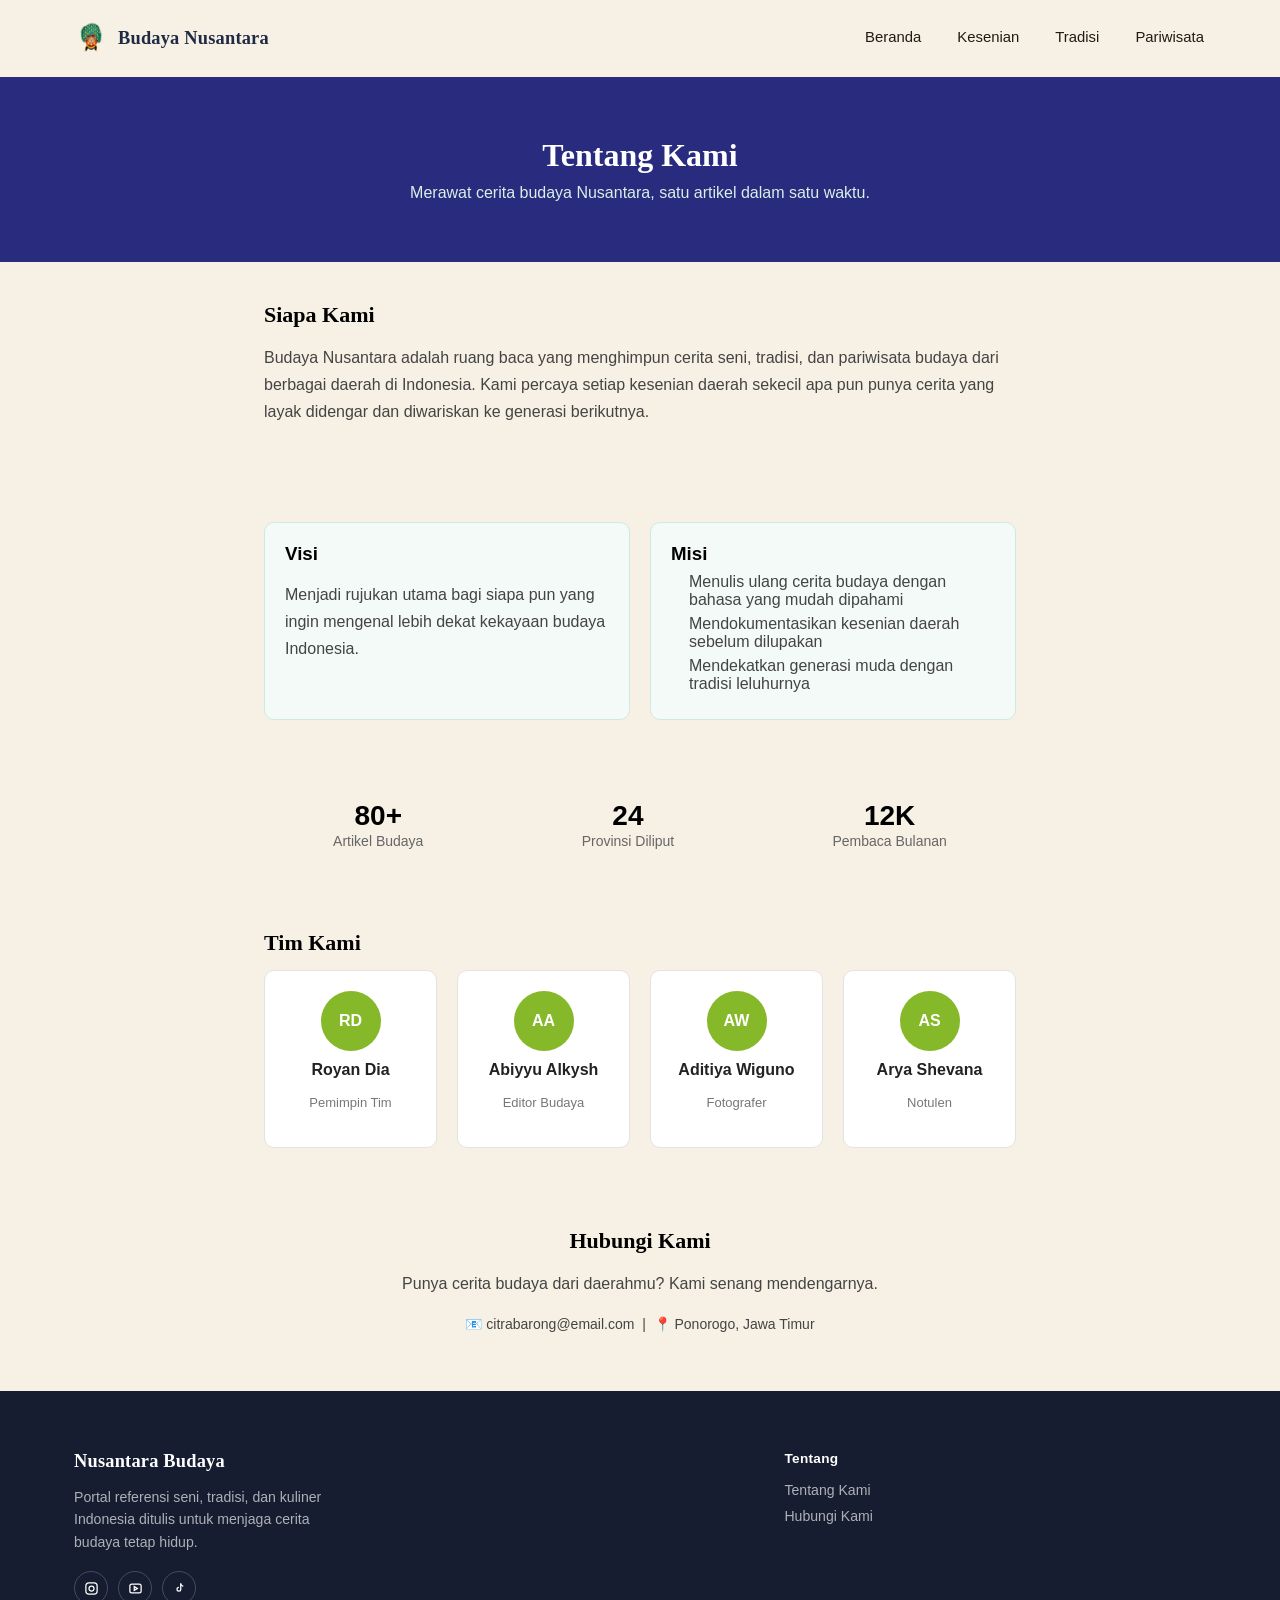
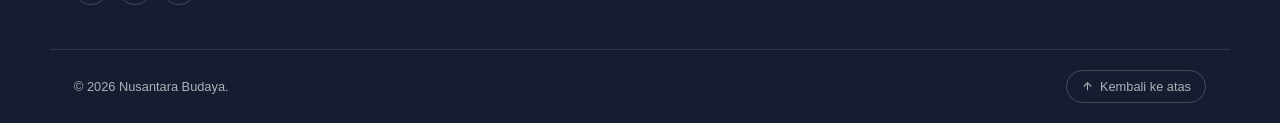
<file: aboutus/index.html>
<!DOCTYPE html>
<html lang="id">
<head>
    <meta charset="UTF-8">
    <meta name="viewport" content="width=device-width, initial-scale=1.0">
    <title>Tentang Kami — Budaya Nusantara</title>
    <meta name="description" content="Mengenal Budaya Nusantara: siapa kami, visi dan misi, serta tim di balik portal budaya ini.">

<link rel="stylesheet" href="../style/style.css">
<link rel="stylesheet" href="../style/about.css">
</head>
<body>
    <header class="site-header" id="siteHeader">
  <div class="wrap header-inner">
    <a class="brand" href="index.html">
      <img class="brand-mark" src="../img/logoreog.png" alt="Logo Budaya Nusantara" width="34" height="34">
      <span class="brand-name">Budaya Nusantara</span>
    </a>

    <nav class="nav-desktop" aria-label="Navigasi utama">
      <a href="../beranda/index.html">Beranda</a>
      <a href="../kesenian/index.html">Kesenian</a>
      <a href="../tradisi/index.html">Tradisi</a>
      <a href="../pariwisata/index.html">Pariwisata</a>
    </nav>
</header>
      <button class="icon-btn nav-toggle" id="navToggle" aria-label="Buka menu" aria-expanded="false">
        <svg viewBox="0 0 24 24" fill="none" stroke-width="2"><path d="M4 6h16M4 12h16M4 18h16"/></svg>
      </button>
    </div>
  </div>
<nav class="nav-mobile" id="navMobile" aria-label="Navigasi mobile">
  <a href="../beranda/index.html">Beranda</a>
  <a href="../kesenian/index.html">Kesenian</a>
  <a href="../tradisi/index.html">Tradisi</a>
  <a href="../pariwisata/index.html">Pariwisata</a>
</nav>

<main id="top">
  <section class="about-hero">
    <h1>Tentang Kami</h1>
    <p>Merawat cerita budaya Nusantara, satu artikel dalam satu waktu.</p>
  </section>

  <section class="about-section">
    <h2>Siapa Kami</h2>
    <p>Budaya Nusantara adalah ruang baca yang menghimpun cerita seni, tradisi, dan pariwisata budaya dari berbagai daerah di Indonesia. Kami percaya setiap kesenian daerah sekecil apa pun punya cerita yang layak didengar dan diwariskan ke generasi berikutnya.</p>
  </section>

  <section class="about-section">
    <div class="vm-grid">
      <div class="vm-card">
        <h3>Visi</h3>
        <p>Menjadi rujukan utama bagi siapa pun yang ingin mengenal lebih dekat kekayaan budaya Indonesia.</p>
      </div>
      <div class="vm-card">
        <h3>Misi</h3>
        <ul>
          <li>Menulis ulang cerita budaya dengan bahasa yang mudah dipahami</li>
          <li>Mendokumentasikan kesenian daerah sebelum dilupakan</li>
          <li>Mendekatkan generasi muda dengan tradisi leluhurnya</li>
        </ul>
      </div>
    </div>
  </section>

  <section class="about-section">
    <div class="stat-row">
      <div class="stat">
        <span class="stat-number">80+</span>
        <span class="stat-label">Artikel Budaya</span>
      </div>
      <div class="stat">
        <span class="stat-number">24</span>
        <span class="stat-label">Provinsi Diliput</span>
      </div>
      <div class="stat">
        <span class="stat-number">12K</span>
        <span class="stat-label">Pembaca Bulanan</span>
      </div>
    </div>
  </section>

  <section class="about-section">
    <h2>Tim Kami</h2>
    <div class="team-grid">
      <div class="team-card">
        <div class="avatar">RD</div>
        <h4>Royan Dia</h4>
        <p>Pemimpin Tim</p>
      </div>
      <div class="team-card">
        <div class="avatar">AA</div>
        <h4>Abiyyu Alkysh</h4>
        <p>Editor Budaya</p>
      </div>
      <div class="team-card">
        <div class="avatar">AW</div>
        <h4>Aditiya Wiguno</h4>
        <p>Fotografer</p>
      </div>
      <div class="team-card">
        <div class="avatar">AS</div>
        <h4>Arya Shevana</h4>
        <p>Notulen</p>
      </div>
    </div>
  </section>

  <section class="about-section contact-section">
    <h2>Hubungi Kami</h2>
    <p>Punya cerita budaya dari daerahmu? Kami senang mendengarnya.</p>
    <p class="contact-info">📧 citrabarong@email.com &nbsp;|&nbsp; 📍 Ponorogo, Jawa Timur</p>
  </section>

</main>

<footer class="site-footer">
  <div class="wrap footer-grid">
    <div class="footer-brand">
      <span class="brand-name" style="color:#fff;">Nusantara Budaya</span>
      <p>Portal referensi seni, tradisi, dan kuliner Indonesia ditulis untuk menjaga cerita budaya tetap hidup.</p>
      <div class="social-row">
        <a href="#" aria-label="Instagram"><svg viewBox="0 0 24 24" fill="none" stroke-width="2"><rect x="3" y="3" width="18" height="18" rx="5"/><circle cx="12" cy="12" r="4"/></svg></a>
        <a href="#" aria-label="YouTube"><svg viewBox="0 0 24 24" fill="none" stroke-width="2"><rect x="3" y="5" width="18" height="14" rx="3"/><path d="M10 9l5 3-5 3z"/></svg></a>
        <a href="#" aria-label="TikTok"><svg viewBox="0 0 24 24" fill="none" stroke-width="2"><path d="M14 4v9a3 3 0 1 1-3-3"/><path d="M14 4c0 2 2 4 4 4"/></svg></a>
      </div>
    </div>
    <div>
      <h5>Tentang</h5>
      <ul>
        <li><a href="../aboutus/index.html">Tentang Kami</a></li>
        <li><a href="../contact/index.html">Hubungi Kami</a></li>
      </ul>
    </div>
  </div>
  <div class="footer-bottom">
    <span>© 2026 Nusantara Budaya.</span>
    <a class="back-top" href="#top">
      <svg viewBox="0 0 24 24" fill="none" stroke-width="2"><path d="M12 19V5M5 12l7-7 7 7"/></svg>
      Kembali ke atas
    </a>
  </div>
</footer>

<div class="toast" id="toast">Tautan disalin!</div>

<script src="../script.js"></script>
</body>
</html>
</file>
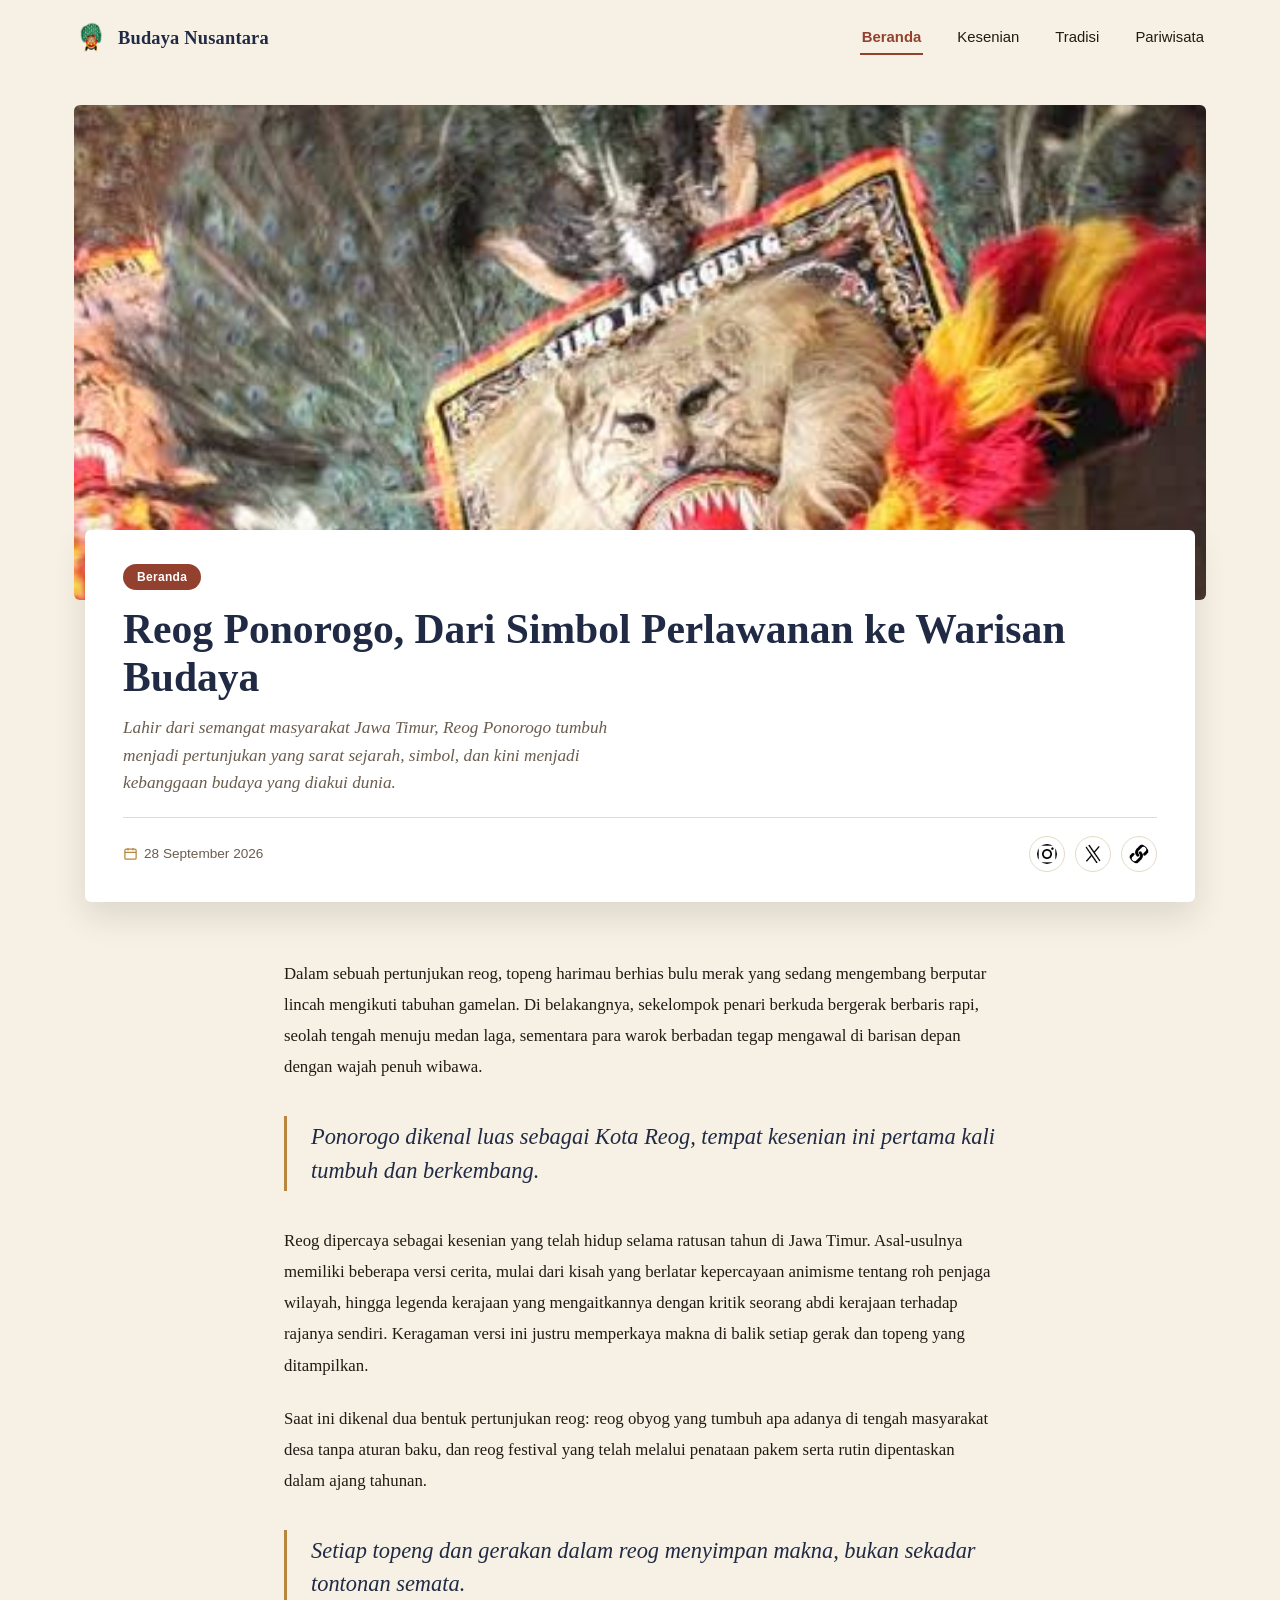
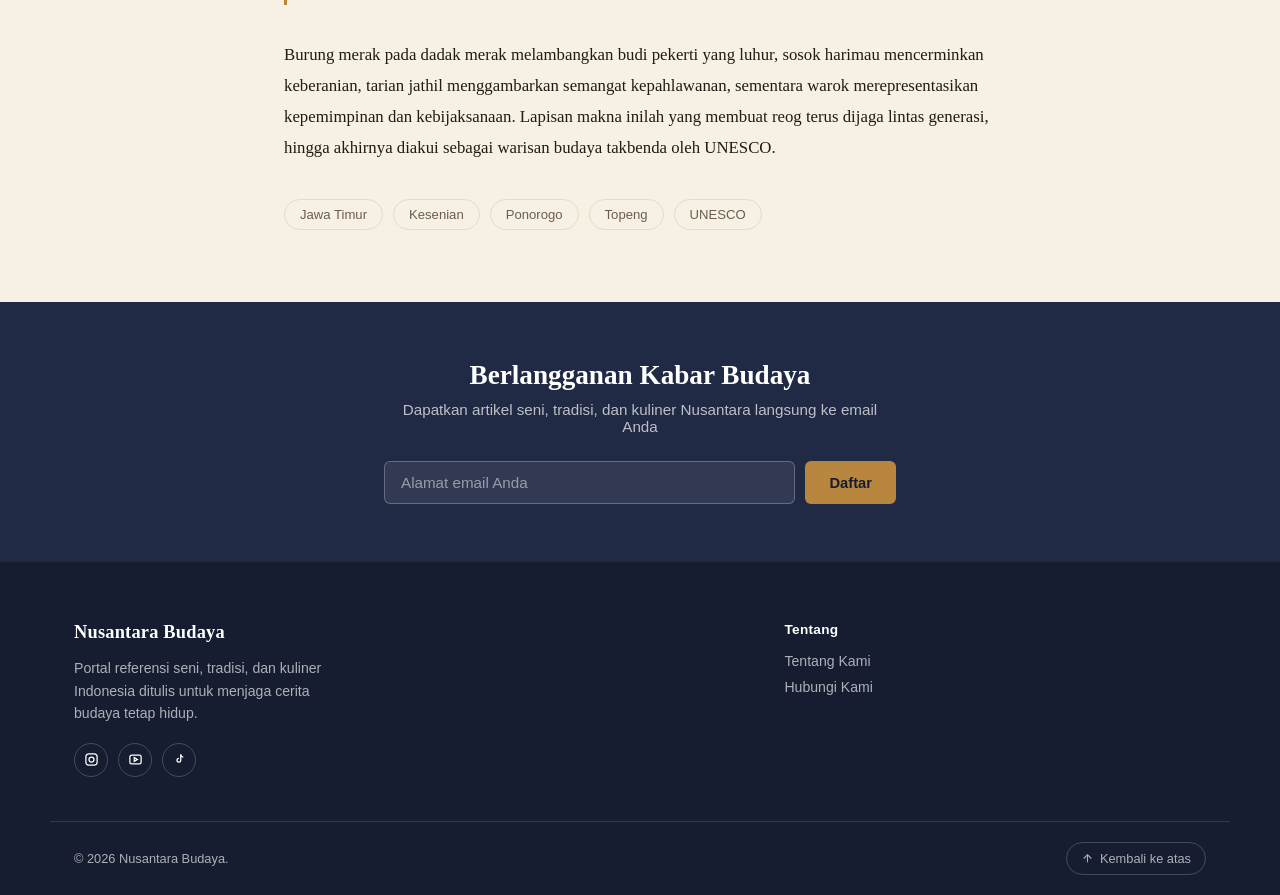
<file: beranda/index.html>
<!DOCTYPE html>
<html lang="id">
<head>
    <meta charset="UTF-8">
    <meta name="viewport" content="width=device-width, initial-scale=1.0">
    <title>Singo Barong: Sang Topeng Raksasa Ponorogo</title>
    <meta name="description" content="Singo Barong adalah topeng raksasa yang berasal dari Ponorogo, Jawa Timur. Topeng ini digunakan dalam pertunjukan seni tradisional yang dikenal sebagai Reog Ponorogo.">

<link rel="stylesheet" href="../style/style.css">
</head>
<body>
    <header class="site-header" id="siteHeader">
  <div class="wrap header-inner">
    <a class="brand" href="index.html">
      <img class="brand-mark" src="../img/logoreog.png" alt="Logo Budaya Nusantara" width="34" height="34">
      <span class="brand-name">Budaya Nusantara</span>
    </a>

    <nav class="nav-desktop" aria-label="Navigasi utama">
      <a href="../beranda/index.html" class="is-active" aria-current="page">Beranda</a>
      <a href="../kesenian/index.html">Kesenian</a>
      <a href="../tradisi/index.html">Tradisi</a>
      <a href="../pariwisata/index.html">Pariwisata</a>
    </nav>
</header>
      <button class="icon-btn nav-toggle" id="navToggle" aria-label="Buka menu" aria-expanded="false">
        <svg viewBox="0 0 24 24" fill="none" stroke-width="2"><path d="M4 6h16M4 12h16M4 18h16"/></svg>
      </button>
    </div>
  </div>

<nav class="nav-mobile" id="navMobile" aria-label="Navigasi mobile">
  <a href="../beranda/index.html" class="is-active" aria-current="page">Beranda</a>
  <a href="../kesenian/index.html">Kesenian</a>
  <a href="../tradisi/index.html">Tradisi</a>
  <a href="../pariwisata/index.html">Pariwisata</a>
</nav>

<main id="top">

  <section class="hero wrap">
    <div class="hero-media">
      <img src="../img/images.jpg" alt="Pertunjukan seni Reog Ponorogo">
      <span class="hero-credit">Foto: Placeholder</span>
    </div>
  </section>

  <div class="wrap" style="padding:0;">
    <div class="article-card">
      <span class="category-badge">Beranda</span>
      <h1 class="article-title">Reog Ponorogo, Dari Simbol Perlawanan ke Warisan Budaya</h1>
      <p class="article-excerpt">Lahir dari semangat masyarakat Jawa Timur, Reog Ponorogo tumbuh menjadi pertunjukan yang sarat sejarah, simbol, dan kini menjadi kebanggaan budaya yang diakui dunia.</p>
      <div class="article-meta">
        <span>
          <svg viewBox="0 0 24 24" fill="none" stroke-width="2"><rect x="3" y="5" width="18" height="16" rx="2"/><path d="M8 3v4M16 3v4M3 10h18"/></svg>
          28 September 2026
        </span>
        <div class="share-row" aria-label="Bagikan artikel">
          <button aria-label="Bagikan ke Instagram" onclick="shareTo('instagram')">
            <img src="../img/icons/instagram.png" alt="instagram" width="20" height="20" class="icon-share">
          </button>
          <button aria-label="Bagikan ke X" onclick="shareTo('twitter')">
            <img src="../img/icons/twitter.png" alt="x" width="24" height="24" class="icon-share">
          </button>
          <button aria-label="Salin tautan" onclick="copyLink()">
            <img src="../img/icons/link.png" alt="Salin tautan" width="24" height="24" class="icon-share">
          </button>
        </div>
      </div>
    </div>
  </div>

  <div class="wrap content-grid">
    <article>

      <div class="article-body">
        <p>Dalam sebuah pertunjukan reog, topeng harimau berhias bulu merak yang sedang mengembang berputar lincah mengikuti tabuhan gamelan. Di belakangnya, sekelompok penari berkuda bergerak berbaris rapi, seolah tengah menuju medan laga, sementara para warok berbadan tegap mengawal di barisan depan dengan wajah penuh wibawa.</p>
        <blockquote class="pull-quote">Ponorogo dikenal luas sebagai Kota Reog, tempat kesenian ini pertama kali tumbuh dan berkembang.</blockquote>
        <p>Reog dipercaya sebagai kesenian yang telah hidup selama ratusan tahun di Jawa Timur. Asal-usulnya memiliki beberapa versi cerita, mulai dari kisah yang berlatar kepercayaan animisme tentang roh penjaga wilayah, hingga legenda kerajaan yang mengaitkannya dengan kritik seorang abdi kerajaan terhadap rajanya sendiri. Keragaman versi ini justru memperkaya makna di balik setiap gerak dan topeng yang ditampilkan.</p>
        <p>Saat ini dikenal dua bentuk pertunjukan reog: reog obyog yang tumbuh apa adanya di tengah masyarakat desa tanpa aturan baku, dan reog festival yang telah melalui penataan pakem serta rutin dipentaskan dalam ajang tahunan.</p>
        <blockquote class="pull-quote">Setiap topeng dan gerakan dalam reog menyimpan makna, bukan sekadar tontonan semata.</blockquote>
        <p>Burung merak pada dadak merak melambangkan budi pekerti yang luhur, sosok harimau mencerminkan keberanian, tarian jathil menggambarkan semangat kepahlawanan, sementara warok merepresentasikan kepemimpinan dan kebijaksanaan. Lapisan makna inilah yang membuat reog terus dijaga lintas generasi, hingga akhirnya diakui sebagai warisan budaya takbenda oleh UNESCO.</p>
      </div>

      <div class="tag-list">
        <a class="tag-pill" href="#">Jawa Timur</a>
        <a class="tag-pill" href="../kesenian/index.html">Kesenian</a>
        <a class="tag-pill" href="#">Ponorogo</a>
        <a class="tag-pill" href="#">Topeng</a>
        <a class="tag-pill" href="#">UNESCO</a>
      </div>
    </article>
  </div>
  <section class="newsletter">
    <div class="wrap newsletter-inner">
      <h2>Berlangganan Kabar Budaya</h2>
      <p>Dapatkan artikel seni, tradisi, dan kuliner Nusantara langsung ke email Anda</p>
      <form id="newsletterForm">
        <input type="email" required placeholder="Alamat email Anda" aria-label="Alamat email">
        <button type="submit">Daftar</button>
      </form>
      <p class="ok-msg" id="newsletterOk">Terima kasih! Anda berhasil berlangganan.</p>
    </div>
  </section>

</main>

<footer class="site-footer">
  <div class="wrap footer-grid">
    <div class="footer-brand">
      <span class="brand-name" style="color:#fff;">Nusantara Budaya</span>
      <p>Portal referensi seni, tradisi, dan kuliner Indonesia ditulis untuk menjaga cerita budaya tetap hidup.</p>
      <div class="social-row">
        <a href="#" aria-label="Instagram"><svg viewBox="0 0 24 24" fill="none" stroke-width="2"><rect x="3" y="3" width="18" height="18" rx="5"/><circle cx="12" cy="12" r="4"/></svg></a>
        <a href="#" aria-label="YouTube"><svg viewBox="0 0 24 24" fill="none" stroke-width="2"><rect x="3" y="5" width="18" height="14" rx="3"/><path d="M10 9l5 3-5 3z"/></svg></a>
        <a href="#" aria-label="TikTok"><svg viewBox="0 0 24 24" fill="none" stroke-width="2"><path d="M14 4v9a3 3 0 1 1-3-3"/><path d="M14 4c0 2 2 4 4 4"/></svg></a>
      </div>
    </div>
    <div>
      <h5>Tentang</h5>
      <ul>
        <li><a href="../aboutus/index.html">Tentang Kami</a></li>
        <li><a href="../contact/index.html">Hubungi Kami</a></li>
      </ul>
    </div>
  </div>
  <div class="footer-bottom">
    <span>© 2026 Nusantara Budaya.</span>
    <a class="back-top" href="#top">
      <svg viewBox="0 0 24 24" fill="none" stroke-width="2"><path d="M12 19V5M5 12l7-7 7 7"/></svg>
      Kembali ke atas
    </a>
  </div>
</footer>

<div class="toast" id="toast">Tautan disalin!</div>

<script src="../script.js"></script>
</body>
</html>
</file>
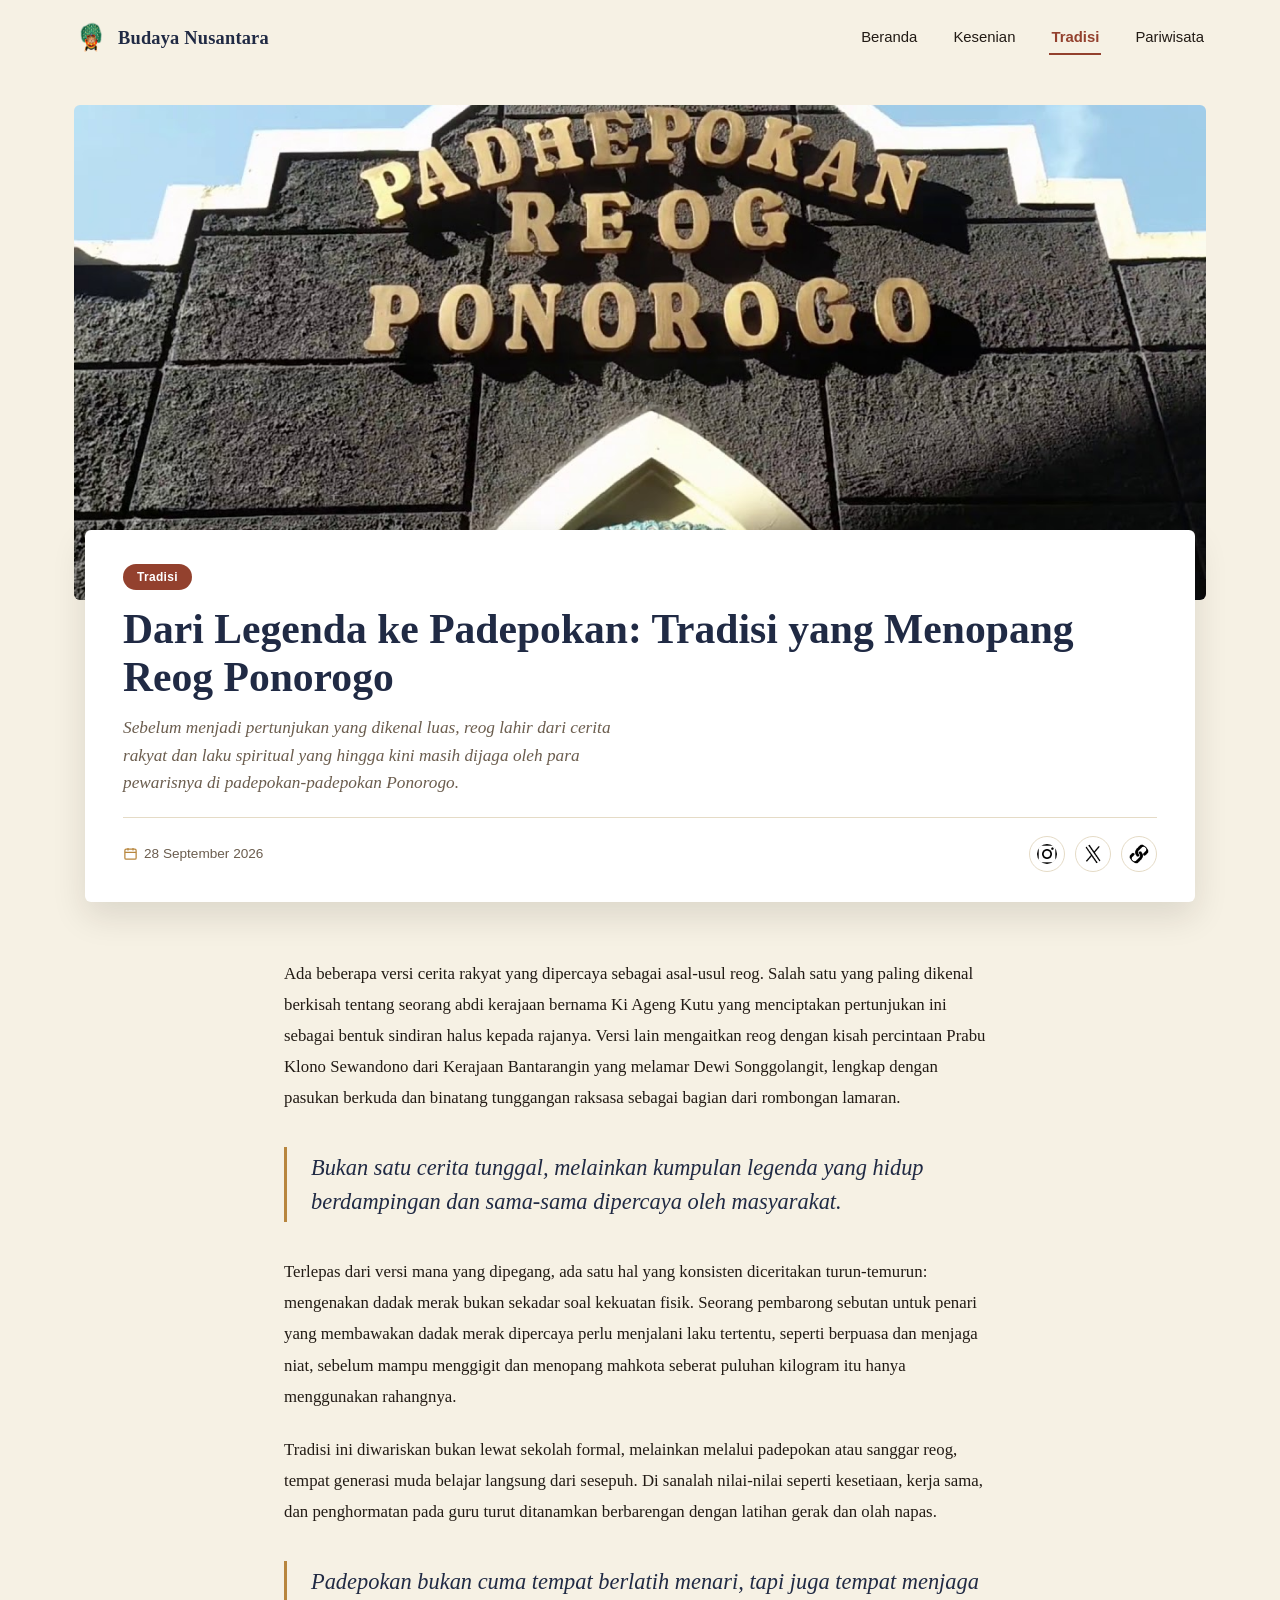
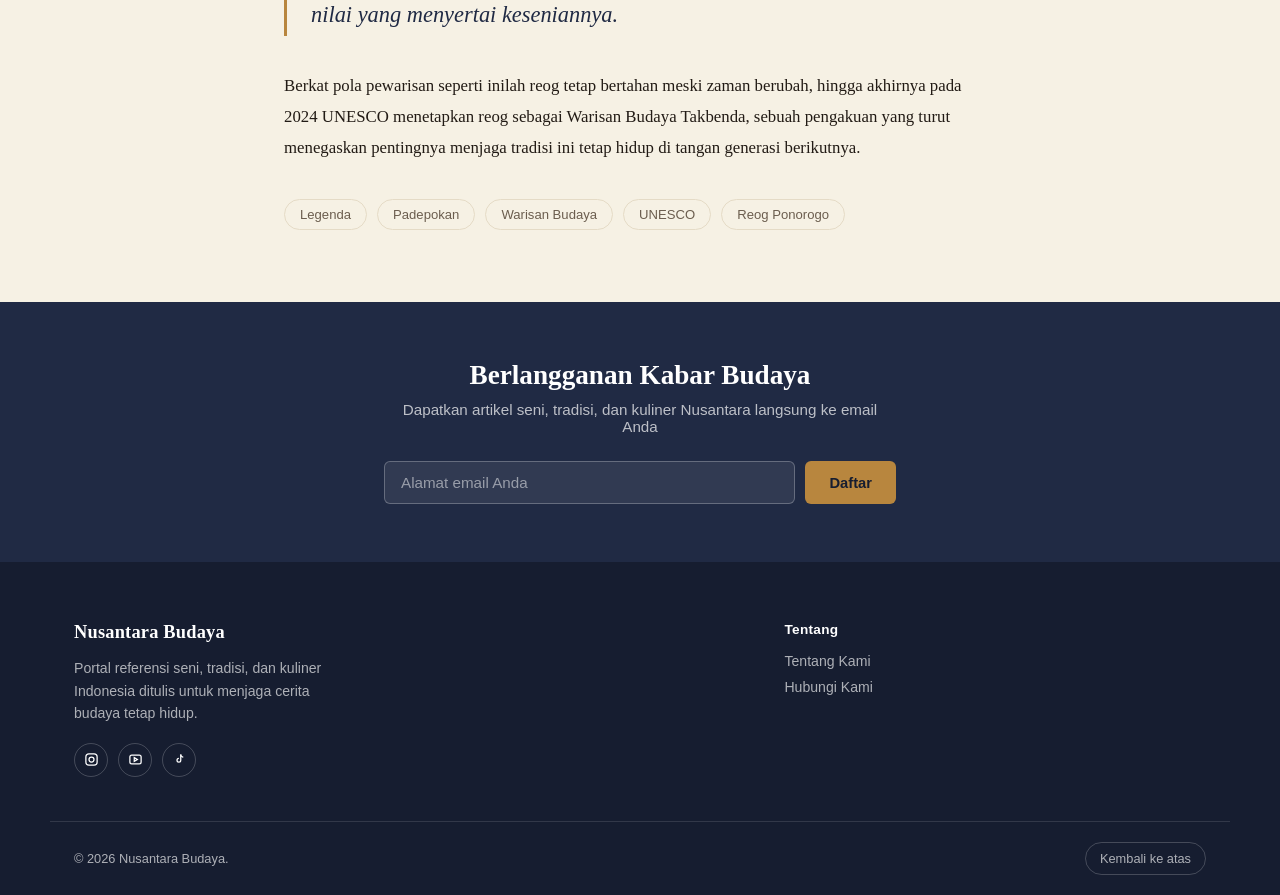
<file: tradisi/index.html>
<!DOCTYPE html>
<html lang="id">
<head>
    <meta charset="UTF-8">
    <meta name="viewport" content="width=device-width, initial-scale=1.0">
    <title>Dari Legenda ke Padepokan: Tradisi yang Menopang Reog Ponorogo</title>
    <meta name="description" content="Menelusuri legenda asal-usul Reog Ponorogo, laku spiritual di balik dadak merak, dan tradisi padepokan yang menjaga kesenian ini tetap diwariskan.">

<link rel="stylesheet" href="../style/style.css">
</head>
<body>
    <header class="site-header" id="siteHeader">
  <div class="wrap header-inner">
    <a class="brand" href="index.html">
      <img class="brand-mark" src="../img/logoreog.png" alt="Logo Budaya Nusantara" width="34" height="34">
      <span class="brand-name">Budaya Nusantara</span>
    </a>

    <nav class="nav-desktop" aria-label="Navigasi utama">
      <a href="../beranda/index.html">Beranda</a>
      <a href="../kesenian/index.html">Kesenian</a>
      <a href="../tradisi/index.html" class="is-active" aria-current="page">Tradisi</a>
      <a href="../pariwisata/index.html">Pariwisata</a>
    </nav>
</header>
      <button class="icon-btn nav-toggle" id="navToggle" aria-label="Buka menu" aria-expanded="false">
        <svg viewBox="0 0 24 24" fill="none" stroke-width="2"><path d="M4 6h16M4 12h16M4 18h16"/></svg>
      </button>
    </div>
  </div>

<nav class="nav-mobile" id="navMobile" aria-label="Navigasi mobile">
  <a href="../beranda/index.html">Beranda</a>
  <a href="../kesenian/index.html">Kesenian</a>
  <a href="../tradisi/index.html" class="is-active" aria-current="page">Tradisi</a>
  <a href="../pariwisata/index.html">Pariwisata</a>
</nav>

<main id="top">

  <section class="hero wrap">
    <div class="hero-media">
      <img src="../img/padepokan.jpg" alt="Padepokan dan tradisi Reog Ponorogo">
      <span class="hero-credit">Foto: Placeholder</span>
    </div>
  </section>

  <div class="wrap" style="padding:0;">
    <div class="article-card">
      <span class="category-badge">Tradisi</span>
      <h1 class="article-title">Dari Legenda ke Padepokan: Tradisi yang Menopang Reog Ponorogo</h1>
      <p class="article-excerpt">Sebelum menjadi pertunjukan yang dikenal luas, reog lahir dari cerita rakyat dan laku spiritual yang hingga kini masih dijaga oleh para pewarisnya di padepokan-padepokan Ponorogo.</p>
      <div class="article-meta">
        <span>
          <svg viewBox="0 0 24 24" fill="none" stroke-width="2"><rect x="3" y="5" width="18" height="16" rx="2"/><path d="M8 3v4M16 3v4M3 10h18"/></svg>
          28 September 2026
        </span>
        <div class="share-row" aria-label="Bagikan artikel">
          <button aria-label="Bagikan ke Instagram" onclick="shareTo('instagram')">
            <img src="../img/icons/instagram.png" alt="instagram" width="20" height="20" class="icon-share">
          </button>
          <button aria-label="Bagikan ke X" onclick="shareTo('twitter')">
            <img src="../img/icons/twitter.png" alt="x" width="24" height="24" class="icon-share">
          </button>
          <button aria-label="Salin tautan" onclick="copyLink()">
            <img src="../img/icons/link.png" alt="Salin tautan" width="24" height="24" class="icon-share">
          </button>
        </div>
      </div>
    </div>
  </div>

  <div class="wrap content-grid">
    <article>

      <div class="article-body">
        <p>Ada beberapa versi cerita rakyat yang dipercaya sebagai asal-usul reog. Salah satu yang paling dikenal berkisah tentang seorang abdi kerajaan bernama Ki Ageng Kutu yang menciptakan pertunjukan ini sebagai bentuk sindiran halus kepada rajanya. Versi lain mengaitkan reog dengan kisah percintaan Prabu Klono Sewandono dari Kerajaan Bantarangin yang melamar Dewi Songgolangit, lengkap dengan pasukan berkuda dan binatang tunggangan raksasa sebagai bagian dari rombongan lamaran.</p>
        <blockquote class="pull-quote">Bukan satu cerita tunggal, melainkan kumpulan legenda yang hidup berdampingan dan sama-sama dipercaya oleh masyarakat.</blockquote>
        <p>Terlepas dari versi mana yang dipegang, ada satu hal yang konsisten diceritakan turun-temurun: mengenakan dadak merak bukan sekadar soal kekuatan fisik. Seorang pembarong sebutan untuk penari yang membawakan dadak merak dipercaya perlu menjalani laku tertentu, seperti berpuasa dan menjaga niat, sebelum mampu menggigit dan menopang mahkota seberat puluhan kilogram itu hanya menggunakan rahangnya.</p>
        <p>Tradisi ini diwariskan bukan lewat sekolah formal, melainkan melalui padepokan atau sanggar reog, tempat generasi muda belajar langsung dari sesepuh. Di sanalah nilai-nilai seperti kesetiaan, kerja sama, dan penghormatan pada guru turut ditanamkan berbarengan dengan latihan gerak dan olah napas.</p>
        <blockquote class="pull-quote">Padepokan bukan cuma tempat berlatih menari, tapi juga tempat menjaga nilai yang menyertai keseniannya.</blockquote>
        <p>Berkat pola pewarisan seperti inilah reog tetap bertahan meski zaman berubah, hingga akhirnya pada 2024 UNESCO menetapkan reog sebagai Warisan Budaya Takbenda, sebuah pengakuan yang turut menegaskan pentingnya menjaga tradisi ini tetap hidup di tangan generasi berikutnya.</p>
      </div>

      <div class="tag-list">
        <a class="tag-pill" href="#">Legenda</a>
        <a class="tag-pill" href="#">Padepokan</a>
        <a class="tag-pill" href="#">Warisan Budaya</a>
        <a class="tag-pill" href="#">UNESCO</a>
        <a class="tag-pill" href="index.html">Reog Ponorogo</a>
      </div>
    </article>

  </div>


  <section class="newsletter">
    <div class="wrap newsletter-inner">
      <h2>Berlangganan Kabar Budaya</h2>
      <p>Dapatkan artikel seni, tradisi, dan kuliner Nusantara langsung ke email Anda</p>
      <form id="newsletterForm">
        <input type="email" required placeholder="Alamat email Anda" aria-label="Alamat email">
        <button type="submit">Daftar</button>
      </form>
      <p class="ok-msg" id="newsletterOk">Terima kasih! Anda berhasil berlangganan.</p>
    </div>
  </section>

</main>

<footer class="site-footer">
  <div class="wrap footer-grid">
    <div class="footer-brand">
      <span class="brand-name" style="color:#fff;">Nusantara Budaya</span>
      <p>Portal referensi seni, tradisi, dan kuliner Indonesia ditulis untuk menjaga cerita budaya tetap hidup.</p>
      <div class="social-row">
        <a href="#" aria-label="Instagram"><svg viewBox="0 0 24 24" fill="none" stroke-width="2"><rect x="3" y="3" width="18" height="18" rx="5"/><circle cx="12" cy="12" r="4"/></svg></a>
        <a href="#" aria-label="YouTube"><svg viewBox="0 0 24 24" fill="none" stroke-width="2"><rect x="3" y="5" width="18" height="14" rx="3"/><path d="M10 9l5 3-5 3z"/></svg></a>
        <a href="#" aria-label="TikTok"><svg viewBox="0 0 24 24" fill="none" stroke-width="2"><path d="M14 4v9a3 3 0 1 1-3-3"/><path d="M14 4c0 2 2 4 4 4"/></svg></a>
      </div>
    </div>
    <div>
      <h5>Tentang</h5>
      <ul>
        <li><a href="../aboutus/index.html">Tentang Kami</a></li>
        <li><a href="../contact/index.html">Hubungi Kami</a></li>
      </ul>
    </div>
  </div>
  <div class="footer-bottom">
    <span>© 2026 Nusantara Budaya.</span>
    <a class="back-top" href="#top">
      Kembali ke atas
    </a>
  </div>
</footer>

<div class="toast" id="toast">Tautan disalin!</div>

<script src="../script.js"></script>
</body>
</html>
</file>
<file: style/style.css>
:root{
  --bg:        #F6F1E4;
  --surface:   #FFFFFF;
  --ink:       #221B15;
  --ink-soft:  #6B5D4E;
  --indigo:    #202A44;
  --indigo-2:  #161D30;
  --brass:     #B8863E;
  --brass-lt:  #E7C98B;
  --brick:     #93412E;
  --line:      #E5DBC6;
  --radius:    6px;
  --radius-pill: 999px;
  --shadow:    0 14px 34px rgba(34,27,20,.12);
  --font-serif:'Lora', Georgia, 'Times New Roman', serif;
  --font-sans: 'Work Sans', -apple-system, BlinkMacSystemFont, 'Segoe UI', sans-serif;
  --maxw: 1180px;
}

/* RESET DASAR  */
*,*::before,*::after{ box-sizing:border-box; }
html{ scroll-behavior:smooth; }
body{
  margin:0;
  background:var(--bg);
  color:var(--ink);
  font-family:var(--font-sans);
  -webkit-font-smoothing:antialiased;
}
img{ max-width:100%; display:block; }
a{ color:inherit; text-decoration:none; }
ul{ list-style:none; margin:0; padding:0; }
button{ font-family:inherit; cursor:pointer; }
.wrap{ max-width:var(--maxw); margin:0 auto; padding:0 24px; }
:focus-visible{ outline:3px solid var(--brass); outline-offset:2px; }

/* HEADER/NAVIGASI  */
.site-header{
  position:sticky; top:0; z-index:50;
  background:var(--bg);
  border-bottom:1px solid transparent;
  transition:box-shadow .25s ease, border-color .25s ease;
}
.site-header.is-scrolled{
  box-shadow:0 6px 18px rgba(34,27,20,.08);
  border-bottom-color:var(--line);
}
.header-inner{
  display:flex; align-items:center; justify-content:space-between;
  height:76px;
}
.brand{ display:flex; align-items:center; gap:10px; }
.brand-mark{
  width:34px; height:34px; flex:none;
  border-radius:8px; object-fit:cover;
}
.brand-name{
  font-family:var(--font-serif); font-weight:600; font-size:1.15rem;
  color:var(--indigo); letter-spacing:.2px;
}
.nav-desktop{ display:flex; align-items:center; gap:32px; }
.nav-desktop a{
  font-size:.93rem; font-weight:500; color:var(--ink);
  padding:8px 2px; border-bottom:2px solid transparent;
  transition:color .2s, border-color .2s;
}
.nav-desktop a:hover{ color:var(--brick); border-color:var(--brass); }
.nav-desktop a.is-active{ color:var(--brick); border-color:var(--brick); font-weight:600; }
.header-actions{ display:flex; align-items:center; gap:14px; }
.icon-btn{
  width:38px; height:38px; border-radius:50%;
  border:1px solid var(--line); background:var(--surface);
  display:flex; align-items:center; justify-content:center;
  transition:border-color .2s, background .2s;
}
.icon-btn:hover{ border-color:var(--brass); }
.icon-btn svg{ width:17px; height:17px; stroke:var(--indigo); }
.nav-toggle{ display:none; }

.search-panel{
  max-height:0; overflow:hidden; background:var(--surface);
  border-bottom:1px solid var(--line);
  transition:max-height .3s ease;
}
.search-panel.is-open{ max-height:90px; }
.search-panel form{
  display:flex; gap:10px; padding:18px 24px; max-width:var(--maxw); margin:0 auto;
}
.search-panel input{
  flex:1; border:1px solid var(--line); border-radius:var(--radius);
  padding:10px 14px; font-family:var(--font-sans); font-size:.95rem;
}
.search-panel button{
  background:var(--indigo); color:#fff; border:none; border-radius:var(--radius);
  padding:0 20px; font-weight:600; font-size:.9rem;
}

.nav-mobile{
  display:none; position:fixed; inset:76px 0 0 0; z-index:49;
  background:var(--bg); padding:28px 24px; overflow-y:auto;
  transform:translateY(-12px); opacity:0; pointer-events:none;
  transition:opacity .2s ease, transform .2s ease;
}
.nav-mobile.is-open{ opacity:1; transform:translateY(0); pointer-events:auto; }
.nav-mobile a{
  display:block; font-family:var(--font-serif); font-size:1.4rem;
  padding:14px 0; border-bottom:1px solid var(--line); color:var(--indigo);
}
.nav-mobile a.is-active{ color:var(--brick); }

@media (max-width:860px){
  .nav-desktop{ display:none; }
  .nav-toggle{ display:flex; }
  .nav-mobile{ display:block; }
}

/*  hero+kartu judul artikel */
.hero{ padding-top:28px; }
.hero-media{
  border-radius:var(--radius); overflow:hidden; position:relative;
  aspect-ratio:16/7; background:var(--indigo);
}
.hero-media img{ width:100%; height:100%; object-fit:cover; }
.hero-credit{
  position:absolute; right:14px; bottom:14px;
  background:rgba(22,17,12,.55); color:#fff; font-size:.72rem;
  padding:4px 10px; border-radius:var(--radius-pill);
}

.article-card{
  background:var(--surface); box-shadow:var(--shadow); border-radius:var(--radius);
  margin:-70px 35px 0; position:relative; z-index:2;
  padding:34px 38px 30px;
}
.category-badge{
  display:inline-block; background:var(--brick); color:#fff;
  font-size:.75rem; font-weight:600; letter-spacing:.3px;
  padding:6px 14px; border-radius:var(--radius-pill);
}
.article-title{
  font-family:var(--font-serif); font-weight:600; color:var(--indigo);
  font-size:clamp(1.7rem, 3.4vw, 2.6rem); line-height:1.15;
  margin:16px 0 12px;
}
.article-excerpt{
  font-family:var(--font-serif); font-style:italic; color:var(--ink-soft);
  font-size:1.08rem; line-height:1.6; max-width:62ch; margin:0 0 20px;
}
.article-meta{
  display:flex; flex-wrap:wrap; gap:18px; align-items:center;
  color:var(--ink-soft); font-size:.85rem; padding-top:18px;
  border-top:1px solid var(--line);
}
.article-meta span{ display:flex; align-items:center; gap:6px; }
.article-meta svg{ width:15px; height:15px; stroke:var(--brass); }

.share-row{ display:flex; gap:10px; margin-left:auto; }
.share-row button{
  width:36px; height:36px; border-radius:50%; border:1px solid var(--line);
  background:var(--surface); display:flex; align-items:center; justify-content:center;
  transition:border-color .2s, transform .15s;
}
.share-row button:hover{ border-color:var(--brass); transform:translateY(-2px); }
.share-row svg{ width:15px; height:15px; stroke:var(--indigo); }
.icon-share{ width:20px; height:20px; object-fit:contain; border-radius:50%; }
.toast{
  position:fixed; left:50%; bottom:28px; transform:translate(-50%,16px);
  background:var(--indigo); color:#fff; padding:10px 20px; border-radius:var(--radius-pill);
  font-size:.85rem; opacity:0; pointer-events:none; transition:opacity .25s, transform .25s; z-index:99;
  max-width:86vw; text-align:center;
}
.toast.is-visible{ opacity:1; transform:translate(-50%,0); }

@media (max-width:640px){
  .article-card{ margin:-40px 14px 0; padding:24px 22px; }
  .share-row{ margin-left:0; width:100%; }
}

/* ISI ARTIKEL  */
.content-grid{
  max-width:760px; margin:56px auto 72px; padding:0 24px;
}
.article-body p{
  font-family:var(--font-serif); font-size:1.05rem; line-height:1.85;
  color:var(--ink); margin:0 0 22px;
}
.article-body a{ color:var(--brick); border-bottom:1px solid var(--brass-lt); }
blockquote.pull-quote{
  font-family:var(--font-serif); font-style:italic; color:var(--indigo);
  font-size:1.4rem; line-height:1.5; border-left:3px solid var(--brass);
  padding:4px 0 4px 24px; margin:34px 0;
}
.tag-list{ display:flex; flex-wrap:wrap; gap:10px; margin-top:36px; }
.tag-pill{
  border:1px solid var(--line); border-radius:var(--radius-pill);
  padding:7px 15px; font-size:.82rem; color:var(--ink-soft);
  transition:border-color .2s, color .2s;
}
.tag-pill:hover{ border-color:var(--brass); color:var(--brick); }

/* GALERI FOTO */
.gallery-title{
  font-family:var(--font-serif); font-size:1.45rem; color:var(--indigo);
  margin:0 0 16px;
}
.gallery{
  display:flex; gap:14px; overflow-x:auto; padding-bottom:8px; margin:28px 0;
  scroll-snap-type:x mandatory;
}
.gallery::-webkit-scrollbar{ height:6px; }
.gallery::-webkit-scrollbar-thumb{ background:var(--line); border-radius:4px; }
.gallery figure{ flex:0 0 220px; scroll-snap-align:start; margin:0; cursor:zoom-in; }
.gallery img{ width:220px; height:150px; object-fit:cover; border-radius:var(--radius); }
.gallery figcaption{ font-size:.78rem; color:var(--ink-soft); margin-top:8px; }

/* MUSIK & VIDEO */
.media-section{ margin:36px 0; }
.media-section h2{ font-family:var(--font-serif); font-size:1.45rem; color:var(--indigo); margin:0 0 10px; }
.media-section > p{ color:var(--ink-soft); font-size:.95rem; line-height:1.7; margin:0 0 18px; }
.media-grid{ display:grid; gap:20px; }
@media (min-width:640px){ .media-grid{ grid-template-columns:1fr 1fr; } }
.media-item{ margin:0; }
.media-item h3{ font-size:1rem; margin:0 0 8px; }
.media-item p{ font-size:.9rem; color:var(--ink-soft); line-height:1.7; margin:0 0 10px; }
.media-item audio{ width:100%; }
.media-item figcaption{ font-size:.78rem; color:var(--ink-soft); margin-top:8px; }
.video-wrap{ position:relative; padding-top:56.25%; border-radius:var(--radius); overflow:hidden; }
.video-wrap iframe{ position:absolute; inset:0; width:100%; height:100%; border:0; }

/* NEWSLETTER */
.newsletter{ background:var(--indigo); color:#fff; padding:58px 0; }
.newsletter-inner{ max-width:560px; margin:0 auto; text-align:center; padding:0 24px; }
.newsletter h2{ font-family:var(--font-serif); font-size:1.7rem; margin:0 0 10px; }
.newsletter p{ color:rgba(255,255,255,.7); margin:0 0 26px; font-size:.95rem; }
.newsletter form{ display:flex; gap:10px; }
.newsletter input{
  flex:1; padding:12px 16px; border-radius:var(--radius); border:1px solid rgba(255,255,255,.25);
  background:rgba(255,255,255,.08); color:#fff; font-size:.95rem;
}
.newsletter input::placeholder{ color:rgba(255,255,255,.5); }
.newsletter button{
  background:var(--brass); color:var(--indigo-2); border:none; border-radius:var(--radius);
  padding:0 24px; font-weight:700; font-size:.92rem;
}
.newsletter .ok-msg{ display:none; color:var(--brass-lt); margin-top:14px; font-size:.9rem; }
@media (max-width:520px){ .newsletter form{ flex-direction:column; } }

/* FOOTER */
.site-footer{ background:var(--indigo-2); color:rgba(255,255,255,.65); padding:60px 0 0; }
.footer-grid{
  display:grid; grid-template-columns:1.6fr 1fr; gap:36px; padding-bottom:44px;
}
@media (max-width:600px){ .footer-grid{ grid-template-columns:1fr; } }
.footer-grid h5{
  color:#fff; font-family:var(--font-sans); font-size:.85rem; letter-spacing:.3px;
  margin:0 0 16px;
}
.footer-grid ul li{ margin-bottom:10px; font-size:.88rem; }
.footer-grid ul a:hover{ color:#fff; }
.footer-brand p{ font-size:.88rem; line-height:1.6; max-width:36ch; margin:14px 0 18px; }
.social-row{ display:flex; gap:10px; }
.social-row a{
  width:34px; height:34px; border-radius:50%; border:1px solid rgba(255,255,255,.2);
  display:flex; align-items:center; justify-content:center;
}
.social-row svg{ width:15px; height:15px; stroke:#fff; }
.footer-bottom{
  border-top:1px solid rgba(255,255,255,.12); padding:20px 0;
  display:flex; align-items:center; justify-content:space-between; font-size:.8rem;
  max-width:var(--maxw); margin:0 auto; padding-left:24px; padding-right:24px;
}
.back-top{
  display:flex; align-items:center; gap:6px; color:rgba(255,255,255,.65);
  border:1px solid rgba(255,255,255,.2); border-radius:var(--radius-pill); padding:8px 14px;
}
.back-top svg{ width:13px; height:13px; stroke:currentColor; }

/*  LIGHTBOX buat gallery */
.lightbox{
  position:fixed; inset:0; background:rgba(15,12,9,.9); z-index:100;
  display:flex; align-items:center; justify-content:center; padding:24px;
  opacity:0; pointer-events:none; transition:opacity .2s ease;
}
.lightbox.is-open{ opacity:1; pointer-events:auto; }
.lightbox img{ max-width:min(900px,92vw); max-height:82vh; border-radius:var(--radius); }
.lightbox-close{
  position:absolute; top:20px; right:24px; width:40px; height:40px; border-radius:50%;
  background:rgba(255,255,255,.12); border:1px solid rgba(255,255,255,.3);
  display:flex; align-items:center; justify-content:center;
}
.lightbox-close svg{ width:16px; height:16px; stroke:#fff; }


/* css contact form */

/* CONTACT */
.contact-hero{
  position:relative;
  overflow:hidden;
  padding:72px 24px 84px;
  background:var(--indigo);
  color:#fff;
  text-align:center;
}

.contact-hero::after{
  position:absolute;
  right:-65px;
  bottom:-170px;
  width:380px;
  height:380px;
  border:1px solid rgba(231,201,139,.2);
  border-radius:50%;
  box-shadow:0 0 0 34px rgba(231,201,139,.04),0 0 0 68px rgba(231,201,139,.035);
  content:"";
}

.eyebrow,.section-kicker{
  color:var(--brass-lt);
  font-size:.75rem;
  font-weight:700;
  letter-spacing:.14em;
  text-transform:uppercase;
}

.contact-hero h1{
  position:relative;
  z-index:1;
  margin:12px 0 10px;
  font-family:var(--font-serif);
  font-size:clamp(2.4rem,5vw,3.8rem);
  font-weight:600;
  letter-spacing:-.03em;
}

.contact-hero p{
  position:relative;
  z-index:1;
  max-width:570px;
  margin:0 auto;
  color:#e7e5df;
  font-size:1rem;
  line-height:1.75;
}

.contact-layout{
  display:grid;
  grid-template-columns:minmax(0,.85fr) minmax(0,1.15fr);
  gap:clamp(32px,7vw,92px);
  align-items:start;
  padding-top:64px;
  padding-bottom:76px;
}

.contact-aside{
  padding:24px 0;
}

.contact-aside .section-kicker{
  color:var(--brick);
}

.contact-aside h2,.contact-form-card h2{
  font-family:var(--font-serif);
  color:var(--indigo);
  font-weight:600;
}

.contact-aside h2{
  max-width:410px;
  margin:14px 0;
  font-size:clamp(1.8rem,3vw,2.4rem);
  line-height:1.2;
}

.contact-aside > p,.form-intro{
  color:var(--ink-soft);
  line-height:1.75;
}

.contact-aside > p{
  max-width:440px;
  margin:0;
}

.contact-details{
  display:grid;
  gap:22px;
  margin-top:34px;
}

.contact-detail{
  display:flex;
  align-items:center;
  gap:14px;
  min-width:0;
}

.detail-icon{
  display:grid;
  width:46px;
  height:46px;
  flex:none;
  place-items:center;
  border:1px solid var(--line);
  border-radius:50%;
  background:rgba(255,255,255,.62);
}

.detail-icon svg{
  width:20px;
  height:20px;
  stroke:var(--brick);
}

.contact-detail > span:last-child{
  display:grid;
  gap:4px;
}

.detail-label{
  color:var(--ink-soft);
  font-size:.78rem;
}

.contact-detail strong{
  overflow-wrap:anywhere;
  color:var(--indigo);
  font-size:.95rem;
  font-weight:600;
}

a.contact-detail:hover strong{
  color:var(--brick);
}

.aside-note{
  display:flex;
  gap:12px;
  margin-top:38px;
  padding:16px 18px;
  border-left:3px solid var(--brass);
  background:rgba(231,201,139,.16);
}

.aside-note > span{
  color:var(--brass);
  font-size:1.2rem;
}

.aside-note p{
  margin:0;
  color:var(--ink-soft);
  font-family:var(--font-serif);
  font-size:.93rem;
  font-style:italic;
  line-height:1.65;
}

.contact-form-card{
  padding:clamp(24px,4vw,42px);
  border:1px solid var(--line);
  border-radius:var(--radius);
  background:var(--surface);
  box-shadow:var(--shadow);
}

.contact-form-card h2{
  margin:0 0 5px;
  font-size:1.65rem;
}

.form-intro{
  margin:0 0 26px;
  font-size:.9rem;
}

.contact-form-card form{
  display:grid;
  gap:18px;
}

.form-row{
  display:grid;
  gap:8px;
}

.form-row label{
  color:var(--indigo);
  font-size:.86rem;
  font-weight:600;
}

.form-row input,.form-row select,.form-row textarea{
  width:100%;
  border:1px solid var(--line);
  border-radius:var(--radius);
  background:#fffefa;
  color:var(--ink);
  font:inherit;
  font-size:.92rem;
  transition:border-color .2s,box-shadow .2s;
}

.form-row input,.form-row select{
  min-height:46px;
  padding:10px 13px;
}

.form-row textarea{
  min-height:132px;
  padding:12px 13px;
  resize:vertical;
}

.form-row input::placeholder,.form-row textarea::placeholder{
  color:#9a8d7e;
}

.form-row input:focus,.form-row select:focus,.form-row textarea:focus{
  border-color:var(--brass);
  outline:none;
  box-shadow:0 0 0 3px rgba(184,134,62,.13);
}

.contact-submit{
  display:inline-flex;
  min-height:48px;
  align-items:center;
  justify-content:center;
  gap:10px;
  margin-top:2px;
  padding:0 22px;
  border:0;
  border-radius:var(--radius);
  background:var(--brick);
  color:#fff;
  font-size:.92rem;
  font-weight:600;
  transition:background .2s,transform .2s;
}

.contact-submit:hover{
  transform:translateY(-1px);
  background:#783322;
}

.contact-submit svg{
  width:17px;
  height:17px;
  stroke:currentColor;
}

@media (max-width:760px){
  .contact-hero{
    padding:58px 24px 68px;
  }

  .contact-layout{
    grid-template-columns:1fr;
    gap:26px;
    padding-top:36px;
    padding-bottom:52px;
  }

  .contact-aside{
    padding:0;
  }

  .contact-details{
    grid-template-columns:repeat(auto-fit,minmax(210px,1fr));
    gap:18px;
  }

  .aside-note{
    margin-top:26px;
  }
}

@media (max-width:480px){
  .contact-hero{
    padding:48px 20px 56px;
  }

  .contact-form-card{
    padding:24px 20px;
  }
}
</file>
<file: style/about.css>
.about-hero{
  background-color: #282b7e;
  color: #ffffff;
  text-align: center;
  padding: 60px 20px;
}

.about-hero h1{
  font-family: var(--font-serif);
  font-size: 32px;
  margin: 0 0 10px;
}

.about-hero p{
  font-size: 16px;
  color: #d9efe8;
  margin: 0;
}

/* Pembungkus tiap bagian konten */
.about-section{
  max-width: 800px;
  margin: 0 auto;
  padding: 40px 24px;
}

.about-section h2{
  font-family: var(--font-serif);
  font-size: 22px;
  color: #000000;
  margin: 0 0 14px;
}

.about-section p{
  color: #444444;
  line-height: 1.7;
}

/*3. Visi & Misi */
.vm-grid{
  display: flex;
  flex-wrap: wrap;
  gap: 20px;
}

.vm-card{
  flex: 1;
  min-width: 220px;
  background-color: #f4faf8;
  border: 1px solid #cdeae1;
  border-radius: 10px;
  padding: 20px;
}

.vm-card h3{
  color: #000000;
  margin: 0 0 8px;
}

.vm-card ul{
  margin: 0;
  padding-left: 18px;
}

.vm-card li{
  margin-bottom: 6px;
  color: #444444;
}

/* 4.Baris statistik */
.stat-row{
  display: flex;
  flex-wrap: wrap;
  justify-content: space-around;
  text-align: center;
  gap: 20px;
}

.stat-number{
  display: block;
  font-size: 28px;
  font-weight: bold;
  color: #000000;
}

.stat-label{
  font-size: 14px;
  color: #666666;
}

/* Kartu Tim */
.team-grid{
  display: flex;
  flex-wrap: wrap;
  gap: 20px;
}

.team-card{
  flex: 1;
  min-width: 160px;
  text-align: center;
  background-color: #ffffff;
  border: 1px solid #e3e3e3;
  border-radius: 10px;
  padding: 20px;
}

.avatar{
  width: 60px;
  height: 60px;
  border-radius: 50%;
  background-color: #86b929;
  color: #ffffff;
  display: flex;
  align-items: center;
  justify-content: center;
  font-weight: bold;
  margin: 0 auto 10px;
}

.team-card h4{
  margin: 0 0 4px;
  color: #222222;
}

.team-card p{
  font-size: 13px;
  color: #777777;
}

.contact-section{
  text-align: center;
}

.contact-info{
  margin-top: 10px;
  font-size: 14px;
  color: #444444;
}

@media (max-width: 600px){
  .vm-grid,
  .team-grid{
    flex-direction: column;
  }
}
</file>
